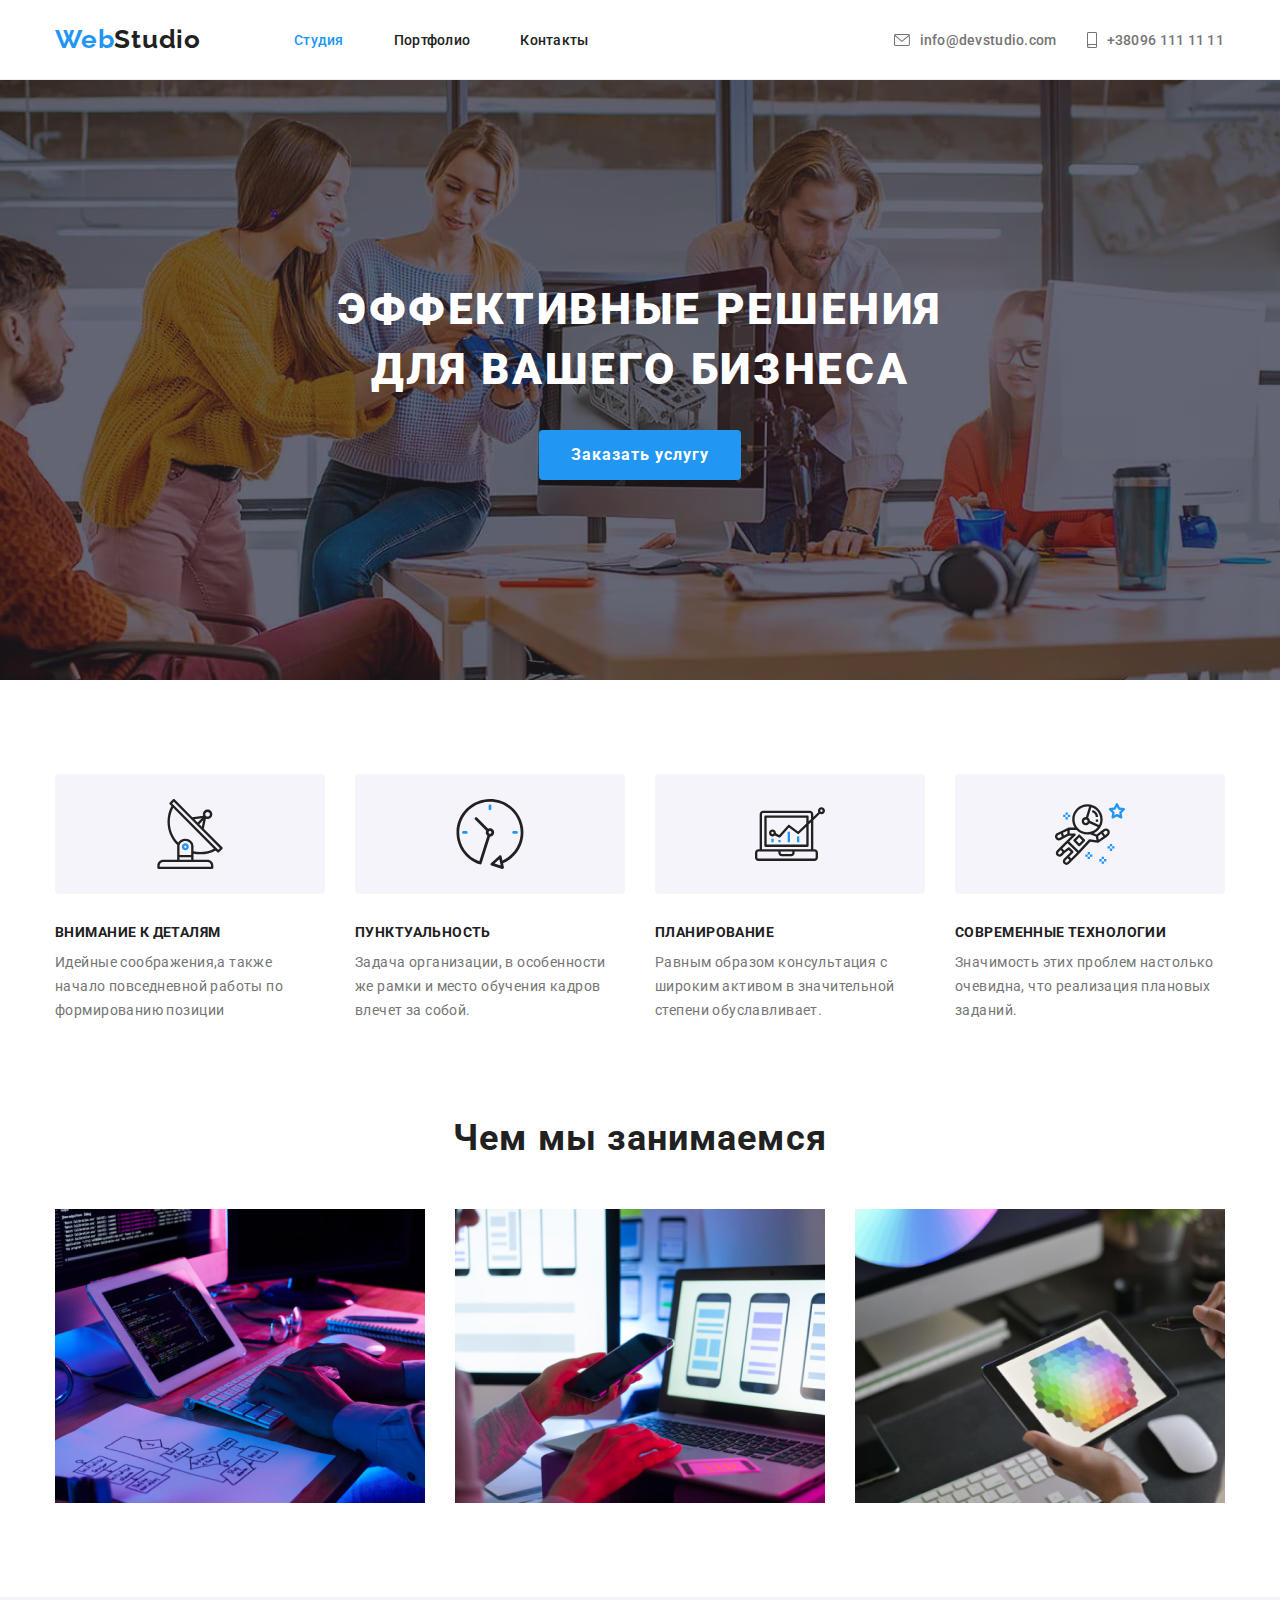
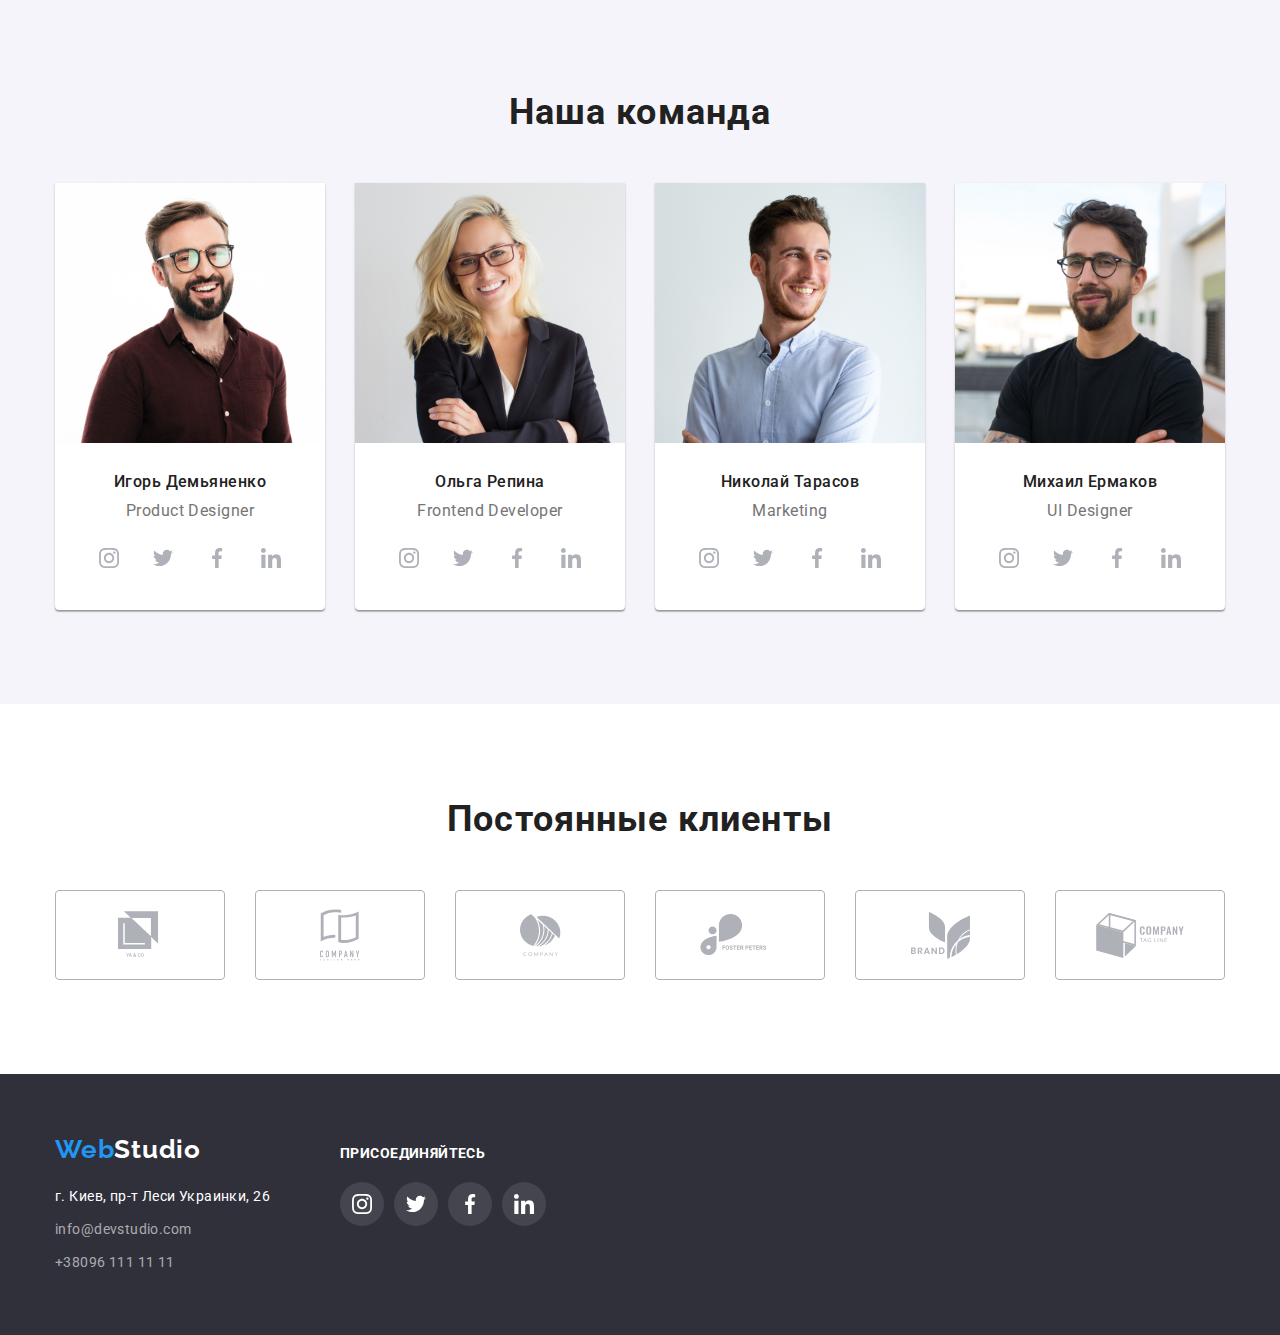
<file: index.html>
<!DOCTYPE html>
<html lang="ru">

<head>
    <meta charset="UTF-8">
    <meta name="viewport" content="width=device-width, initial-scale=1.0">
    <title>WebStudio</title>
    <link rel="stylesheet" href="./css/modern-normalize.css">
    <link rel="stylesheet" href="./css/style.css">
    <link rel="stylesheet" href="./css/variables.css">
    <link rel="preconnect" href="https://fonts.gstatic.com">
    <link
        href="https://fonts.googleapis.com/css2?family=Raleway:wght@700&family=Roboto:wght@400;500;700;900&display=swap"
        rel="stylesheet">
</head>

<body>
    <header class="header">
        <div class="container, header-container">
            <nav class="header-nav">
                <a href="./index.html" class="logo"><span class="web">Web</span>Studio</a>
                <ul class="navigation">
                    <li>
                        <a href="./index.html" class="active">Студия</a>
                    </li>
                    <li>
                        <a href="./portfolio.html">Портфолио</a>
                    </li>
                    <li>
                        <a href="#contacts">Контакты</a>
                    </li>
                </ul>
                <ul class="contacts-head">
                    <li class="contact-item">
                        <a class="contact-link" href="mailto:info@devstudio.com">
                            <svg class="mail-icon" width="16" height="12">
                                <use href="./images/icons.svg#icon-mail1"></use>
                            </svg>
                            info@devstudio.com</a>
                    </li>
                    <li class="contact-item">
                        <a class="contact-link" href="tel:+380961111111">
                            <svg class="phone-icon" width="10" height="16">
                                <use href="./images/icons.svg#icon-smartphone1"></use>
                            </svg>
                            +38096 111 11 11</a>
                    </li>
                </ul>
            </nav>
        </div>
    </header>
    <main>
        <section class="hero">
            <div class="container">
                <h1 class="title">Эффективные решения<br>для вашего бизнеса</h1>
                <button class="hero-btn">Заказать услугу</button>
            </div>
        </section>
        <section class="section-advantages">
            <div class="container">
                <!-- <div class="container-adv-cards"> -->
                <ul class="advantages-paragraph">
                    <li class="advantages-item">
                        <div class="adv-icons">
                            <svg class="adv-svg" width="70" height="70">
                                <use href="./images/icons.svg#icon-antenna"></use>
                            </svg>
                        </div>
                        <h3 class="advantages">Внимание к деталям</h3>
                        <p class="text-advantages">Идейные соображения,а также<br>начало повседневной работы
                            по<br>формированию позиции</p>
                    </li>
                    <li class="advantages-item">
                        <div class="adv-icons">
                            <svg class="adv-svg" width="70" height="70">
                                <use href="./images/icons.svg#icon-clock"></use>
                            </svg>
                        </div>
                        <h3 class="advantages">Пунктуальность</h3>
                        <p class="text-advantages">Задача организации, в особенности<br>же рамки и место обучения
                            кадров<br>влечет за собой.</p>
                    </li>
                    <li class="advantages-item">
                        <div class="adv-icons">
                            <svg class="adv-svg" width="70" height="70">
                                <use href="./images/icons.svg#icon-diagram"></use>
                            </svg>
                        </div>
                        <h3 class="advantages">Планирование</h3>
                        <p class="text-advantages">Равным образом консультация с<br>широким активом в
                            значительной<br>степени обуславливает.</p>
                    </li>
                    <li class="advantages-item">
                        <div class="adv-icons">
                            <svg class="adv-svg" width="70" height="70">
                                <use href="./images/icons.svg#icon-astronaut"></use>
                            </svg>
                        </div>
                        <h3 class="advantages">Современные технологии</h3>
                        <p class="text-advantages">Значимость этих проблем настолько<br>очевидна, что реализация
                            плановых<br>заданий.</p>
                    </li>
                </ul>
                <!-- </div> -->
            </div>
        </section>
        <section class="we-doing">
            <div class="container">
                <h2 class="sect-header">Чем мы занимаемся</h2>
                <ul class="advantages-img">
                    <li class="img-items">
                        <img src="./images/img1.jpg" alt="img1" width="370" height="294">
                    </li>
                    <li class="img-items">
                        <img src="./images/img2.jpg" alt="img2" width="370" height="294">
                    </li>
                    <li class="img-items">
                        <img src="./images/img3.jpg" alt="img3" width="370" height="294">
                    </li>
                </ul>
            </div>
        </section>
        <section class="section-team">
            <div class="container">
                <h2 class="sect-header">Наша команда</h2>
                <ul class="team-icons">
                    <li class="team-items">
                        <div class="studio-cards">
                            <img src="./images/img4.jpg" alt="Игорь Демьяненко" width="270" height="260">
                            <h3 class="team-names">Игорь Демьяненко</h3>
                            <p class="team-profession">Product Designer</p>
                            <ul class="team-contacts">
                                <li class="team-contacts-item">
                                    <a href="https://instagram.com" class="team-contacts-link" target="_blank">
                                        <svg class="team-contacts-svg" width="20" height="20">
                                            <use href="./images/icons.svg#icon-instagram1"></use>
                                        </svg>
                                    </a>
                                </li>
                                <li class="team-contacts-item">
                                    <a href="https://twitter.com" class="team-contacts-link" target="_blank">
                                        <svg class="team-contacts-svg" width="20" height="20">
                                            <use href="./images/icons.svg#icon-twitter-icon1"></use>
                                        </svg>
                                    </a>
                                </li>
                                <li class="team-contacts-item">
                                    <a href="https://facebook.com" class="team-contacts-link" target="_blank">
                                        <svg class="team-contacts-svg" width="20" height="20">
                                            <use href="./images/icons.svg#icon-facebook1"></use>
                                        </svg>
                                    </a>
                                </li>
                                <li class="team-contacts-item">
                                    <a href="https://linkedin.com" class="team-contacts-link" target="_blank">
                                        <svg class="team-contacts-svg" width="20" height="20">
                                            <use href="./images/icons.svg#icon-linkedin-icon1"></use>
                                        </svg>
                                    </a>
                                </li>
                            </ul>
                        </div>
                    </li>
                    <li class="team-items">
                        <div class="studio-cards">
                            <img src="./images/img5.jpg" alt="Ольга Репина" width="270" height="260">
                            <h3 class="team-names">Ольга Репина</h3>
                            <p class="team-profession">Frontend Developer</p>
                            <ul class="team-contacts">
                                <li class="team-contacts-item">
                                    <a href="https://instagram.com" class="team-contacts-link" target="_blank">
                                        <svg class="team-contacts-svg" width="20" height="20">
                                            <use href="./images/icons.svg#icon-instagram1"></use>
                                        </svg>
                                    </a>
                                </li>
                                <li class="team-contacts-item">
                                    <a href="https://twitter.com" class="team-contacts-link" target="_blank">
                                        <svg class="team-contacts-svg" width="20" height="20">
                                            <use href="./images/icons.svg#icon-twitter-icon1"></use>
                                        </svg>
                                    </a>
                                </li>
                                <li class="team-contacts-item">
                                    <a href="https://facebook.com" class="team-contacts-link" target="_blank">
                                        <svg class="team-contacts-svg" width="20" height="20">
                                            <use href="./images/icons.svg#icon-facebook1"></use>
                                        </svg>
                                    </a>
                                </li>
                                <li class="team-contacts-item">
                                    <a href="https://linkedin.com" class="team-contacts-link" target="_blank">
                                        <svg class="team-contacts-svg" width="20" height="20">
                                            <use href="./images/icons.svg#icon-linkedin-icon1"></use>
                                        </svg>
                                    </a>
                                </li>
                            </ul>
                        </div>
                    </li>
                    <li class="team-items">
                        <div class="studio-cards">
                            <img src="./images/img6.jpg" alt="Николай Тарасов" width="270" height="260">
                            <h3 class="team-names">Николай Тарасов</h3>
                            <p class="team-profession">Marketing</p>
                            <ul class="team-contacts">
                                <li class="team-contacts-item">
                                    <a href="https://instagram.com" class="team-contacts-link" target="_blank">
                                        <svg class="team-contacts-svg" width="20" height="20">
                                            <use href="./images/icons.svg#icon-instagram1"></use>
                                        </svg>
                                    </a>
                                </li>
                                <li class="team-contacts-item">
                                    <a href="https://twitter.com" class="team-contacts-link" target="_blank">
                                        <svg class="team-contacts-svg" width="20" height="20">
                                            <use href="./images/icons.svg#icon-twitter-icon1"></use>
                                        </svg>
                                    </a>
                                </li>
                                <li class="team-contacts-item">
                                    <a href="https://facebook.com" class="team-contacts-link" target="_blank">
                                        <svg class="team-contacts-svg" width="20" height="20">
                                            <use href="./images/icons.svg#icon-facebook1"></use>
                                        </svg>
                                    </a>
                                </li>
                                <li class="team-contacts-item">
                                    <a href="https://linkedin.com" class="team-contacts-link" target="_blank">
                                        <svg class="team-contacts-svg" width="20" height="20">
                                            <use href="./images/icons.svg#icon-linkedin-icon1"></use>
                                        </svg>
                                    </a>
                                </li>
                            </ul>
                        </div>
                    </li>
                    <li class="team-items">
                        <div class="studio-cards">
                            <img src="./images/img7.jpg" alt="Михаил Ермаков" width="270" height="260">
                            <h3 class="team-names">Михаил Ермаков</h3>
                            <p class="team-profession">UI Designer</p>
                            <ul class="team-contacts">
                                <li class="team-contacts-item">
                                    <a href="https://instagram.com" class="team-contacts-link" target="_blank">
                                        <svg class="team-contacts-svg" width="20" height="20">
                                            <use href="./images/icons.svg#icon-instagram1"></use>
                                        </svg>
                                    </a>
                                </li>
                                <li class="team-contacts-item">
                                    <a href="https://twitter.com" class="team-contacts-link" target="_blank">
                                        <svg class="team-contacts-svg" width="20" height="20">
                                            <use href="./images/icons.svg#icon-twitter-icon1"></use>
                                        </svg>
                                    </a>
                                </li>
                                <li class="team-contacts-item">
                                    <a href="https://facebook.com" class="team-contacts-link" target="_blank">
                                        <svg class="team-contacts-svg" width="20" height="20">
                                            <use href="./images/icons.svg#icon-facebook1"></use>
                                        </svg>
                                    </a>
                                </li>
                                <li class="team-contacts-item">
                                    <a href="https://linkedin.com" class="team-contacts-link" target="_blank">
                                        <svg class="team-contacts-svg" width="20" height="20">
                                            <use href="./images/icons.svg#icon-linkedin-icon1"></use>
                                        </svg>
                                    </a>
                                </li>
                            </ul>
                        </div>
                    </li>
                </ul>
            </div>
        </section>
        <section class="clients">
            <div class="container">
                <h2 class="sect-header">Постоянные клиенты</h2>
                <ul class="clients-list">
                    <li class="clients-item">
                        <a href="#" class="clients-link" target="_blank">
                            <svg class="clients-svg" width="44.27" height="49.23">
                                <use href="./images/icons.svg#icon-logo1"></use>
                            </svg>
                        </a>
                    </li>
                    <li class="clients-item">
                        <a href="#" class="clients-link" target="_blank">
                            <svg class="clients-svg" width="40" height="52">
                                <use href="./images/icons.svg#icon-logo2"></use>
                            </svg>
                        </a>
                    </li>
                    <li class="clients-item">
                        <a href="#" class="clients-link" target="_blank">
                            <svg class="clients-svg" width="41" height="42.6">
                                <use href="./images/icons.svg#icon-logo3"></use>
                            </svg>
                        </a>
                    </li>
                    <li class="clients-item">
                        <a href="#" class="clients-link" target="_blank">
                            <svg class="clients-svg" width="79.66" height="42.02">
                                <use href="./images/icons.svg#icon-logo4"></use>
                            </svg>
                        </a>
                    </li>
                    <li class="clients-item">
                        <a href="#" class="clients-link" target="_blank">
                            <svg class="clients-svg" width="59" height="47">
                                <use href="./images/icons.svg#icon-logo5"></use>
                            </svg>
                        </a>
                    </li>
                    <li class="clients-item">
                        <a href="#" class="clients-link" target="_blank">
                            <svg class="clients-svg" width="88.48" height="45.44">
                                <use href="./images/icons.svg#icon-logo6"></use>
                            </svg>
                        </a>
                    </li>
                </ul>
            </div>
        </section>
    </main>
    <footer class="footer" id="contacts">
        <div class="container footer-container">
            <div class="main-footer">
                <a href="./index.html" class="logo"><span class="web">Web</span>Studio</a>
                <address>
                    <p>г. Киев, пр-т Леси Украинки, 26</p>
                    <ul class="contacts-foot">
                        <li>
                            <a href="mailto:info@devstudio.com">info@devstudio.com</a>
                        </li>
                        <li>
                            <a href="tel:+380961111111">+38096 111 11 11</a>
                        </li>
                    </ul>
                </address>
            </div>
            <div class="follow-us">
                <h2 class="follow-us-title">присоединяйтесь</h2>
                <ul class="footer-contact-list">
                    <li class="footer-contact-item">
                        <a href="https://instagram.com" class="footer-contact-link" target="_blank">
                            <svg class="footer-contact-svg" width="20" height="20">
                                <use href="./images/icons.svg#icon-instagram1"></use>
                            </svg>
                        </a>
                    </li>
                    <li class="footer-contact-item">
                        <a href="https://twitter.com" class="footer-contact-link" target="_blank">
                            <svg class="footer-contact-svg" width="20" height="20">
                                <use href="./images/icons.svg#icon-twitter-icon1"></use>
                            </svg>
                        </a>
                    </li>
                    <li class="footer-contact-item">
                        <a href="https://facebook.com" class="footer-contact-link" target="_blank">
                            <svg class="footer-contact-svg" width="20" height="20">
                                <use href="./images/icons.svg#icon-facebook1"></use>
                            </svg>
                        </a>
                    </li>
                    <li class="footer-contact-item">
                        <a href="https://linkedin.com" class="footer-contact-link" target="_blank">
                            <svg class="footer-contact-svg" width="20" height="20">
                                <use href="./images/icons.svg#icon-linkedin-icon1"></use>
                            </svg>
                        </a>
                    </li>
                </ul>
            </div>
        </div>
    </footer>
</body>

</html>
</file>
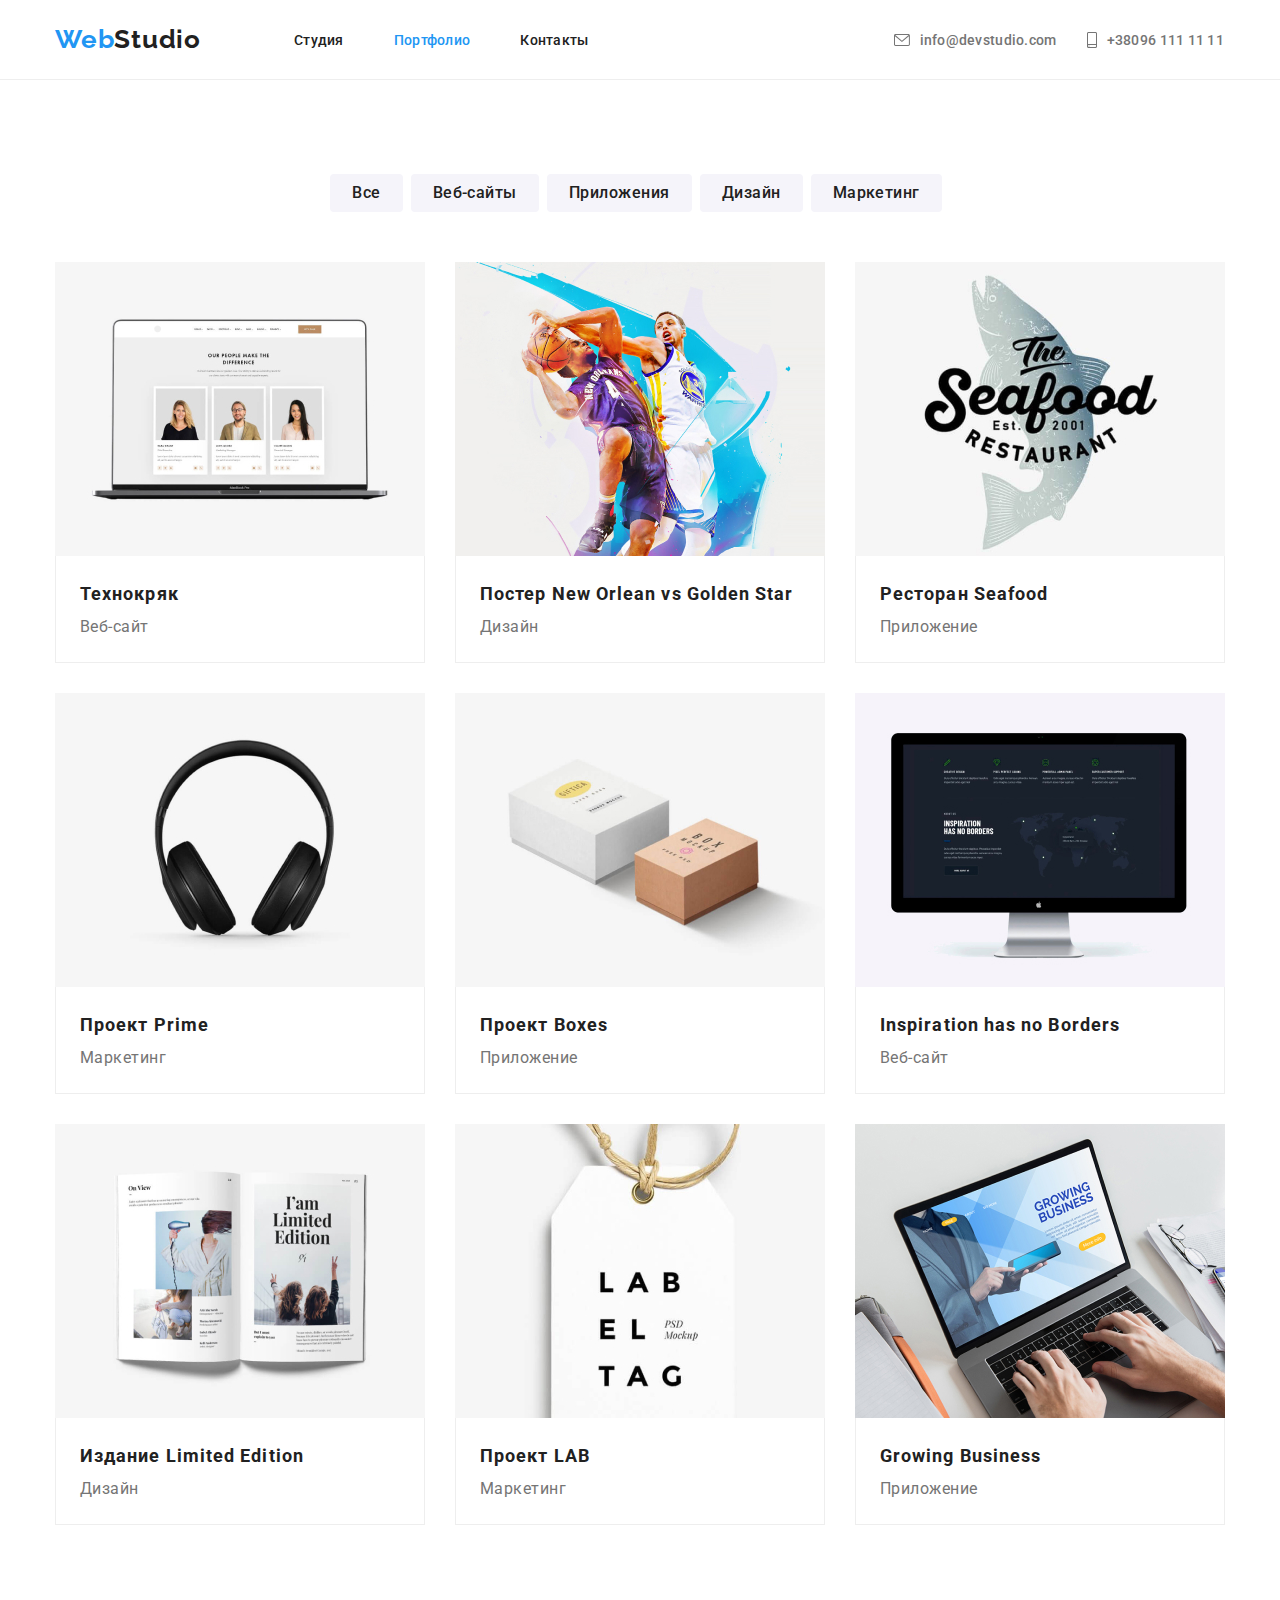
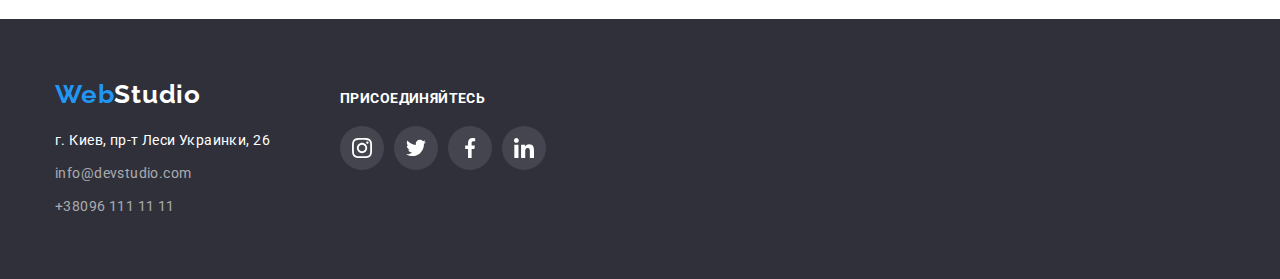
<file: portfolio.html>
<!DOCTYPE html>
<html lang="ru">

<head>
    <meta charset="UTF-8">
    <meta http-equiv="X-UA-Compatible" content="IE=edge">
    <meta name="viewport" content="width=device-width, initial-scale=1.0">
    <title>Portfolio</title>
    <link rel="stylesheet" href="./css/modern-normalize.css">
    <link rel="stylesheet" href="./css/style.css">
    <link rel="stylesheet" href="./css/variables.css">
    <link rel="preconnect" href="https://fonts.gstatic.com">
    <link
        href="https://fonts.googleapis.com/css2?family=Raleway:wght@700&family=Roboto:wght@400;500;700;900&display=swap"
        rel="stylesheet">
</head>

<body>
    <header class="header">
        <div class="container, header-container">
            <nav class="header-nav">
                <a href="./index.html" class="logo"><span class="web">Web</span>Studio</a>
                <ul class="navigation">
                    <li>
                        <a href="./index.html">Студия</a>
                    </li>
                    <li>
                        <a href="./portfolio.html" class="active">Портфолио</a>
                    </li>
                    <li>
                        <a href="#contacts">Контакты</a>
                    </li>
                </ul>
                <ul class="contacts-head">
                    <li class="contact-item">
                        <a class="contact-link" href="mailto:info@devstudio.com">
                            <svg class="mail-icon" width="16" height="12">
                                <use href="./images/icons.svg#icon-mail1"></use>
                            </svg>
                            info@devstudio.com</a>
                    </li>
                    <li class="contact-item">
                        <a class="contact-link" href="tel:+380961111111">
                            <svg class="phone-icon" width="10" height="16">
                                <use href="./images/icons.svg#icon-smartphone1"></use>
                            </svg>
                            +38096 111 11 11</a>
                    </li>
                </ul>
            </nav>
        </div>
    </header>
    <main>
        <section class="portfolio">
            <div class="container">
                <!--<h2></h2>-->
                <ul class="active-btn">
                    <li>
                        <button class="portfolio-btn" id="active">Все</button>
                    </li>
                    <li>
                        <button class="portfolio-btn">Веб-сайты</button>
                    </li>
                    <li>
                        <button class="portfolio-btn">Приложения</button>
                    </li>
                    <li>
                        <button class="portfolio-btn">Дизайн</button>
                    </li>
                    <li>
                        <button class="portfolio-btn">Маркетинг</button>
                    </li>
                </ul>
                <div class="container-cards">
                    <ul class="card-set">
                        <li class="item">
                            <a href="#" class="works-item">
                                <img src="./images/технокряк.jpg" alt="Технокряк" width="370" height="294">
                                <div class="port-cards">
                                    <h3 class="port-img">Технокряк</h3>
                                    <p class="port-img-text">Веб-сайт</p>
                                </div>
                            </a>
                        </li>
                        <li class="item">
                            <a href="#" class="works-item">
                                <img src="./images/постер-star.jpg" alt="Постер New Orlean vs Golden Star" width="370"
                                    height="294">
                                <div class="port-cards">
                                    <h3 class="port-img">Постер New Orlean vs Golden Star</h3>
                                    <p class="port-img-text">Дизайн</p>
                                </div>
                            </a>
                        </li>
                        <li class="item">
                            <a href="#" class="works-item">
                                <img src="./images/ресторан.jpg" alt="Ресторан Seafood" width="370" height="294">
                                <div class="port-cards">
                                    <h3 class="port-img">Ресторан Seafood</h3>
                                    <p class="port-img-text">Приложение</p>
                                </div>
                            </a>
                        </li>
                        <li class="item">
                            <a href="#" class="works-item">
                                <img src="./images/проект-prime.jpg" alt="Проект Prime" width="370" height="294">
                                <div class="port-cards">
                                    <h3 class="port-img">Проект Prime</h3>
                                    <p class="port-img-text">Маркетинг</p>
                                </div>
                            </a>
                        </li>
                        <li class="item">
                            <a href="#" class="works-item">
                                <img src="./images/проект-boxes.jpg" alt="Проект Boxes" width="370" height="294">
                                <div class="port-cards">
                                    <h3 class="port-img">Проект Boxes</h3>
                                    <p class="port-img-text">Приложение</p>
                                </div>
                            </a>
                        </li>
                        <li class="item">
                            <a href="#" class="works-item">
                                <img src="./images/inspiration.jpg" alt="Inspiration has no Borders" width="370"
                                    height="294">
                                <div class="port-cards">
                                    <h3 class="port-img">Inspiration has no Borders</h3>
                                    <p class="port-img-text">Веб-сайт</p>
                                </div>
                            </a>
                        </li>
                        <li class="item">
                            <a href="#" class="works-item">
                                <img src="./images/издание.jpg" alt="Издание Limited Edition" width="370" height="294">
                                <div class="port-cards">
                                    <h3 class="port-img">Издание Limited Edition</h3>
                                    <p class="port-img-text">Дизайн</p>
                                </div>
                            </a>
                        </li>
                        <li class="item">
                            <a href="#" class="works-item">
                                <img src="./images/проект-lab.jpg" alt="Проект LAB" width="370" height="294">
                                <div class="port-cards">
                                    <h3 class="port-img">Проект LAB</h3>
                                    <p class="port-img-text">Маркетинг</p>
                                </div>
                            </a>
                        </li>
                        <li class="item">
                            <a href="#" class="works-item">
                                <img src="./images/growing.jpg" alt="Growing Business" width="370" height="294">
                                <div class="port-cards">
                                    <h3 class="port-img">Growing Business</h3>
                                    <p class="port-img-text">Приложение</p>
                                </div>
                            </a>
                        </li>
                    </ul>
                </div>
            </div>
        </section>
    </main>
    <footer class="footer" id="contacts">
        <div class="container footer-container">
            <div class="main-footer">
                <a href="./index.html" class="logo"><span class="web">Web</span>Studio</a>
                <address>
                    <p>г. Киев, пр-т Леси Украинки, 26</p>
                    <ul class="contacts-foot">
                        <li>
                            <a href="mailto:info@devstudio.com">info@devstudio.com</a>
                        </li>
                        <li>
                            <a href="tel:+380961111111">+38096 111 11 11</a>
                        </li>
                    </ul>
                </address>
            </div>
            <div class="follow-us">
                <h2 class="follow-us-title">присоединяйтесь</h2>
                <ul class="footer-contact-list">
                    <li class="footer-contact-item">
                        <a href="https://instagram.com" class="footer-contact-link" target="_blank">
                            <svg class="footer-contact-svg" width="20" height="20">
                                <use href="./images/icons.svg#icon-instagram1"></use>
                            </svg>
                        </a>
                    </li>
                    <li class="footer-contact-item">
                        <a href="https://twitter.com" class="footer-contact-link" target="_blank">
                            <svg class="footer-contact-svg" width="20" height="20">
                                <use href="./images/icons.svg#icon-twitter-icon1"></use>
                            </svg>
                        </a>
                    </li>
                    <li class="footer-contact-item">
                        <a href="https://facebook.com" class="footer-contact-link" target="_blank">
                            <svg class="footer-contact-svg" width="20" height="20">
                                <use href="./images/icons.svg#icon-facebook1"></use>
                            </svg>
                        </a>
                    </li>
                    <li class="footer-contact-item">
                        <a href="https://linkedin.com" class="footer-contact-link" target="_blank">
                            <svg class="footer-contact-svg" width="20" height="20">
                                <use href="./images/icons.svg#icon-linkedin-icon1"></use>
                            </svg>
                        </a>
                    </li>
                </ul>
            </div>
        </div>
    </footer>

</body>

</html>
</file>
<file: css/style.css>
/* *::before, *::after {
    box-sizing: inherit;
} */

.logo {
    font-family: 'Raleway', sans-serif;
    font-weight: 700;
    font-size: 26px;
    line-height: 1.17;
    letter-spacing: 0.03em;
    padding-top: 24px;
    padding-bottom: 25px;
}

.web {
    color: var(--blue-text);
}

a {
    text-decoration: none;
}

body {
    font-family: 'Roboto', sans-serif;
}

img {
    display: block;
    max-width: 100%;
    height: auto;
}

.container {
    width: 1200px;
    padding: 0 15px;
    margin: 0 auto;
}

.header {
    background-color: white;
    position: relative;
    border-bottom: 1px solid #EEEEEE;
}

.header a {
    color: var(--black-text);
}

.header-container {
    display: flex;
    align-items: center;
    width: 1200px;
    padding: 0 15px;
    margin: 0 auto;
} 

.header-nav,
.navigation,
.contacts-head {
    display: flex;
    box-sizing: inherit;
}

.header-nav {
    justify-content: space-between;
    align-items: center;
}

.navigation {
    font-weight: 500;
    font-size: 14px;
    line-height: 1.17;
    letter-spacing: 0.02em;
    margin-left: 93px;
}

.navigation li:not(:first-child) {
    margin-left: 50px;
}

.navigation .active,
.navigation a:hover,
.navigation a:focus {
    color: var(--blue-text);
}

.contacts-head a {
    color: var(--grey-text);
    font-family: 'Roboto', sans-serif;
    font-weight: 500;
    font-size: 14px;
    line-height: 1.17;
    letter-spacing: 0.02em;
}

.contacts-head a:hover,
.contacts-head a:focus {
    color: var(--blue-text);
    fill: var(--blue-text);
}

.contacts-head li:last-child {
    margin-left: 30px;
}

.contacts-head {
    display: flex;
    margin-left: 305px;
}

/* .contact-item, .contact-link {
    padding-top: 32px;
    padding-bottom: 32px;
} */

.contact-link {
  display: flex;
  align-items: center;
}

.mail-icon, .phone-icon {
    margin-right: 10px;
    fill: currentColor;
}    

.hero {
    background-color: var(--hero-background);
    background-image: linear-gradient(
      to right,
      rgba(47, 48, 58, 0.4),
      rgba(47, 48, 58, 0.4)),
    url(../images/header_img.jpg);
    background-repeat: no-repeat;
    background-size: cover;
    background-position: center;
    height: 600px;
    max-width: 1600px;
    margin-left: auto;
    margin-right: auto; 
    color: var(--white-text);
    text-align: center;
    padding-top: 200px;
    padding-bottom: 200px;
}

.hero-btn {
    border: var(--blue-text);
    background: var(--blue-text);
    color: var(--white-text);
    font-family: 'Roboto', sans-serif;
    font-weight: 700;
    font-size: 16px;    
    line-height: 1.87;
    letter-spacing: 0.06em;
    margin-top: 30px;
    padding: 10px 32px;
    border-radius: 4px;
}

.title {
    text-transform: uppercase;
    font-weight: 900;
    font-size: 44px;
    line-height: 1.36;
    letter-spacing: 0.06em;
}

.section-advantages {
    background-color: white;
    padding-top: 94px;
    padding-bottom: 94px;
}

.adv-icons {
    margin-bottom: 30px;
    display: flex;
    justify-content: center;
    align-items: center;
    width: 270px;
    height: 120px;
    border-radius: 4px;
    background-color: #F5F4FA;
}

.advantages-paragraph,
.advantages-img {
    display: flex;
}

.advantages-paragraph .advantages-item {
    flex-basis: calc(100% / 4);
} 

.advantages-item:not(:last-child) {
    margin-right: 30px;
}

.advantages {
    color: var(--black-text);
    font-weight: 700;
    font-size: 14px;
    line-height: 1.17;
    letter-spacing: 0.03em;
    text-transform: uppercase;
    margin-bottom: 10px;
}

.text-advantages {
    color: var(--grey-text);
    font-weight: 400;
    font-size: 14px;
    line-height: 1.71;
    letter-spacing: 0.03em;
}
.we-doing {
    background-color: white;
    padding-top: 0;
    padding-bottom: 94px;
}

.advantages-img .img-items {
    flex-basis: calc(100% / 3);
    margin-top: 50px;
}

.img-items:not(:last-child) {
    margin-right: 30px;
}

.sect-header {
    color: var(--black-text);
    font-weight: 700;
    font-size: 36px;
    line-height: 1.17;
    letter-spacing: 0.03em;
    text-align: center;
    
}

.section-team {
    background-color: var(--team-background);
    padding-top: 94px;
    padding-bottom: 94px;
}

.team-icons {
    display: flex;
    margin-top: 50px;
}

.team-icons .team-items {
    flex-basis: calc(100% / 4);
}
    
.team-items:not(:last-child) {
    margin-right: 30px;
}

/* .team-items {
    box-shadow: 0px 1px 3px rgba(0, 0, 0, 0.12), 0px 1px 1px rgba(0, 0, 0, 0.14),
    0px 2px 1px rgba(0, 0, 0, 0.2);
} */

.team-names {
    color: var(--black-text);
    font-weight: 500;
    font-size: 16px;
    line-height: 1.17;
    letter-spacing: 0.03em;
    text-align: center;
    padding-top: 30px;
    padding-bottom: 10px;
}

.team-profession {
    color: var(--grey-text);
    font-weight: 400;
    font-size: 16px;
    line-height: 1.17;
    letter-spacing: 0.03em;
    text-align: center;
}

.studio-cards {
    background-color: var(--white-text);
    padding-bottom: 30px;
    border-bottom-left-radius: 4px;
    border-bottom-right-radius: 4px;
    box-shadow: 0px 1px 3px rgba(0, 0, 0, 0.12), 0px 1px 1px rgba(0, 0, 0, 0.14),
    0px 2px 1px rgba(0, 0, 0, 0.2);
}

.team-contacts {
    display: flex;
    justify-content: space-between;
    padding-top: 16px;
    padding-left: 32px;
    padding-right: 32px;
}

.team-contacts-link {
    display: flex;
    justify-content: center;
    align-items: center;
    width: 44px;
    height: 44px;
    color: #afb1b8;
    border-radius: 50%;
}

.team-contacts-svg {
    fill: currentColor;
}

.team-contacts-link:hover,
.team-contacts-link:focus {
    background-color: var(--blue-text);
    color: var(--white-text);
}

.clients {
  padding-top: 94px;
  padding-bottom: 94px;
  text-align: center;
}

.clients-list {
  display: flex;
  flex-wrap: wrap;
  margin-right: -30px;
  margin-top: 50px;
}

.clients-item {
  margin-right: 30px;
}

.clients-link {
  display: flex;
  justify-content: center;
  align-items: center;
  width: 170px;
  height: 90px;
  color: #afb1b8;
  border-radius: 4px;
  border: 1px solid #afb1b8;
}

.clients-svg {
  fill: currentColor;
}

.clients-link:hover,
.clients-link:focus {
  color: var(--blue-text);
  border: 1px solid var(--blue-text);
}

.footer {
    background-color: var(--hero-background);
    padding-top: 60px;
    padding-bottom: 60px;
}

.footer-container {
    display: flex;
    align-items: baseline;
}

.main-footer {
    margin-right: 70px;
}

.footer a {
    color: var(--white-text);
}

address {
    color: var(--white-text);
    font-weight: 400;
    font-size: 14px;
    line-height: 1.71;
    letter-spacing: 0.03em;
    padding-top: 20px;
}

.contacts-foot a {
    color: var(--white-text-op60);
    font-family: 'Roboto', sans-serif;
    font-weight: 400;
    font-size: 14px;
    line-height: 1.71;
    letter-spacing: 0.03em;
}

.contacts-foot li {
    padding-top: 9px;
}

.contacts-foot a:hover,
.contacts-foot a:focus {
    color: var(--blue-text);
}

.footer-contact-list {
    display: flex;
}

.follow-us-title {
    font-family: 'Roboto', sans-serif;
    font-weight: 700;
    font-size: 14px;
    line-height: 1.17;
    letter-spacing: 0.03em;
    color: var(--white-text);
    text-transform: uppercase;
    margin-bottom: 20px;
}

.footer-contact-item:not(:last-child) {
    margin-right: 10px;
}

.footer-contact-link {
    display: flex;
    justify-content: center;
    align-items: center;
    width: 44px;
    height: 44px;  
    color: var(--white-text);  
    border-radius: 50%;
    background-color: var(--footer-bg-items);
  }
  
  .footer-contact-svg {
    fill: currentColor;
  }
  
  .footer-contact-link:hover,
  .footer-contact-link:focus {
    background-color: var(--blue-text);
  }

.portfolio {
    background-color: white;
    padding-top: 94px;
    padding-bottom: 94px;
}


.portfolio-btn.active,
.portfolio-btn:hover,
.portfolio-btn:focus {
    color: var(--white-text);
    background-color: var(--blue-text);
    box-shadow: 0px 3px 1px rgba(0, 0, 0, 0.1), 0px 1px 2px rgba(0, 0, 0, 0.08),
    0px 2px 2px rgba(0, 0, 0, 0.12);
}

.portfolio-btn {
    padding: 6px 22px;
    border-radius: 4px;
}

.active-btn {
    display: flex;
    justify-content: center;
}

.active-btn li {
    margin-right: 8px;
}

.portfolio-btn {
    border: var(--team-background);
    background: var(--team-background);
    color: var(--black-text);
    font-family: 'Roboto', sans-serif;
    font-weight: 500;
    font-size: 16px;
    line-height: 1.62;
    letter-spacing: 0.03em;
}

.card-set {
    display: flex;
    flex-wrap: wrap;
    /* padding-top: 50px; */
    margin-left: -30px;
    margin-top: -30px;   
}

.container-cards {
    margin-left: auto;
    margin-right: auto; 
    margin-top: 50px;
}

.card-set .item {
    flex-basis: calc(100% / 3 - 30px);
    margin-left: 30px;
    margin-top: 30px;
}
  
.port-img {
    color: var(--black-text);
    font-weight: 700;
    font-size: 18px;
    line-height: 2;
    letter-spacing: 0.06em;
}

.port-img-text {
    color: var(--grey-text);
    font-weight: 400;
    font-size: 16px;
    line-height: 1.87;
    letter-spacing: 0.03em;
}

.port-cards {
    border-bottom: 1px solid #EEEEEE;
    border-right: 1px solid #EEEEEE;
    border-left: 1px solid #EEEEEE;  
    padding-top: 20px;
    padding-left: 24px;
    padding-bottom: 20px;
}

.item:hover,
.item:focus {
    box-shadow: 0px 1px 1px rgba(0, 0, 0, 0.12), 0px 4px 4px rgba(0, 0, 0, 0.06),
    1px 4px 6px rgba(0, 0, 0, 0.16);
}
</file>
<file: css/variables.css>
:root{
    --white-text: rgba(255, 255, 255, 1);
    --black-text: rgba(33, 33, 33, 1);
    --grey-text: rgba(117, 117, 117, 1);
    --white-text-op60: rgba(255, 255, 255, 0.6);
    --blue-text: rgba(33, 150, 243, 1);
    --hero-background: rgba(47, 48, 58, 1);
    --team-background: rgba(245, 244, 250, 1);
    --hero-shadow: rgba(47, 48, 58, 0.4);
    --footer-bg-items: rgba(255, 255, 255, 0.1);
    
    }
</file>
